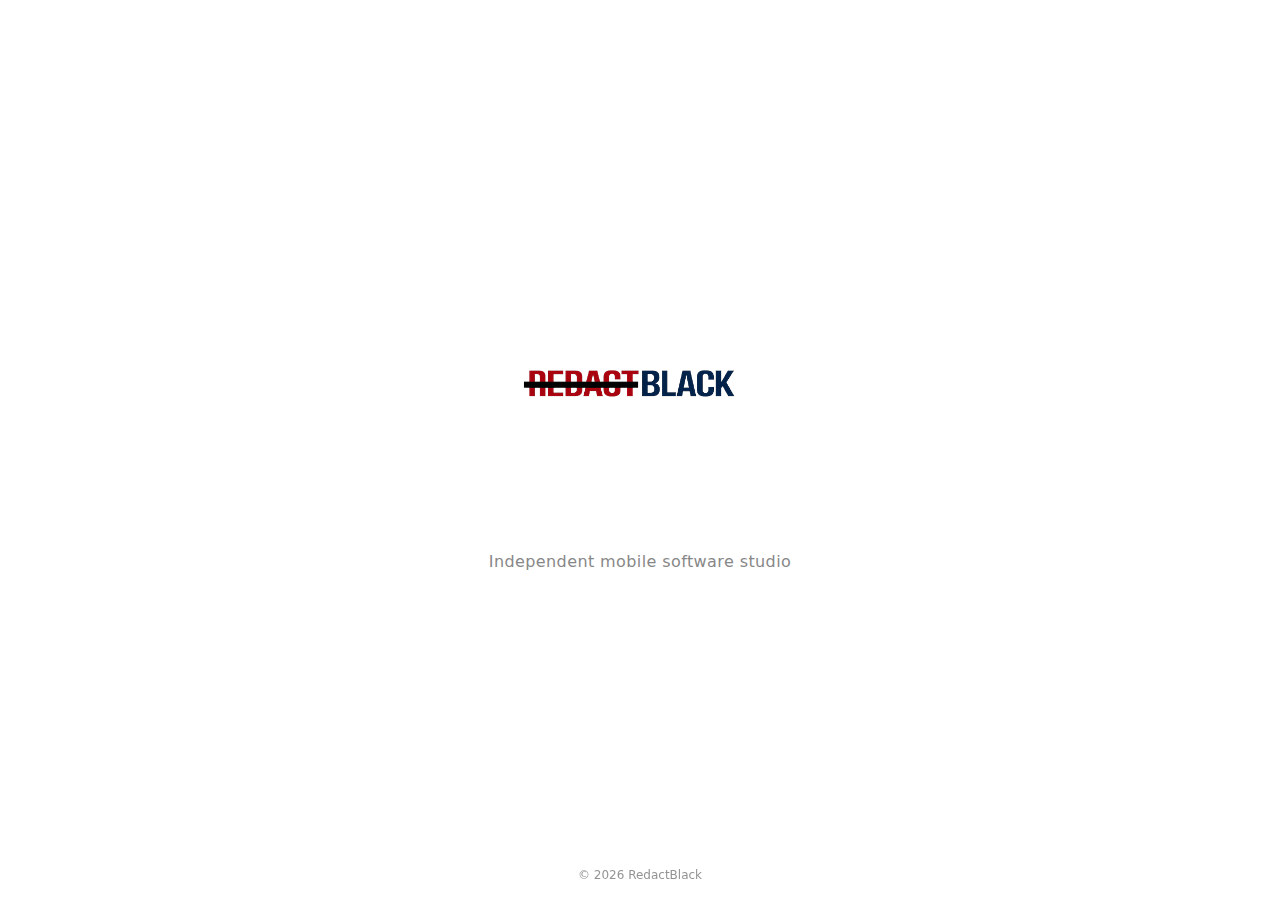
<file: index.html>
<!doctype html>
<html lang="en">
<head>
  <meta charset="utf-8" />
  <meta name="viewport" content="width=device-width,initial-scale=1" />
  <title>RedactBlack</title>
  <meta name="description" content="RedactBlack — focused software." />
  <link rel="stylesheet" href="styles.css" />
</head>
<body class="intro">
  	

  <header class="nav">
    <a class="brand" href="index.html" aria-label="RedactBlack Home">RedactBlack</a>
    <nav class="links">
      <a href="apps.html">Apps</a>
      <a href="contact.html">Contact</a>
      <a href="privacy.html">Privacy</a>
    </nav>
  </header>

  <main class="center hero" style="padding-top:80px;">
    <div class="logoWrap">
  <img class="logo" src="assets/logo-redactblack.png" alt="RedactBlack logo" />
</div>

    <p class="tagline">Independent mobile software studio</p>

    
    
  </main>
  
  <script>
window.addEventListener("scroll",()=>{
  const scrollY = window.scrollY || window.pageYOffset;
  const offset = 50 + scrollY * 0.02;
  document.documentElement.style.setProperty("--my", offset + "%");
});
  </script>

  

<footer class="siteFooter">
  © <span id="year"></span> RedactBlack
</footer>

<script>
  document.getElementById("year").textContent = new Date().getFullYear();
</script>
</body>
</html>
</file>
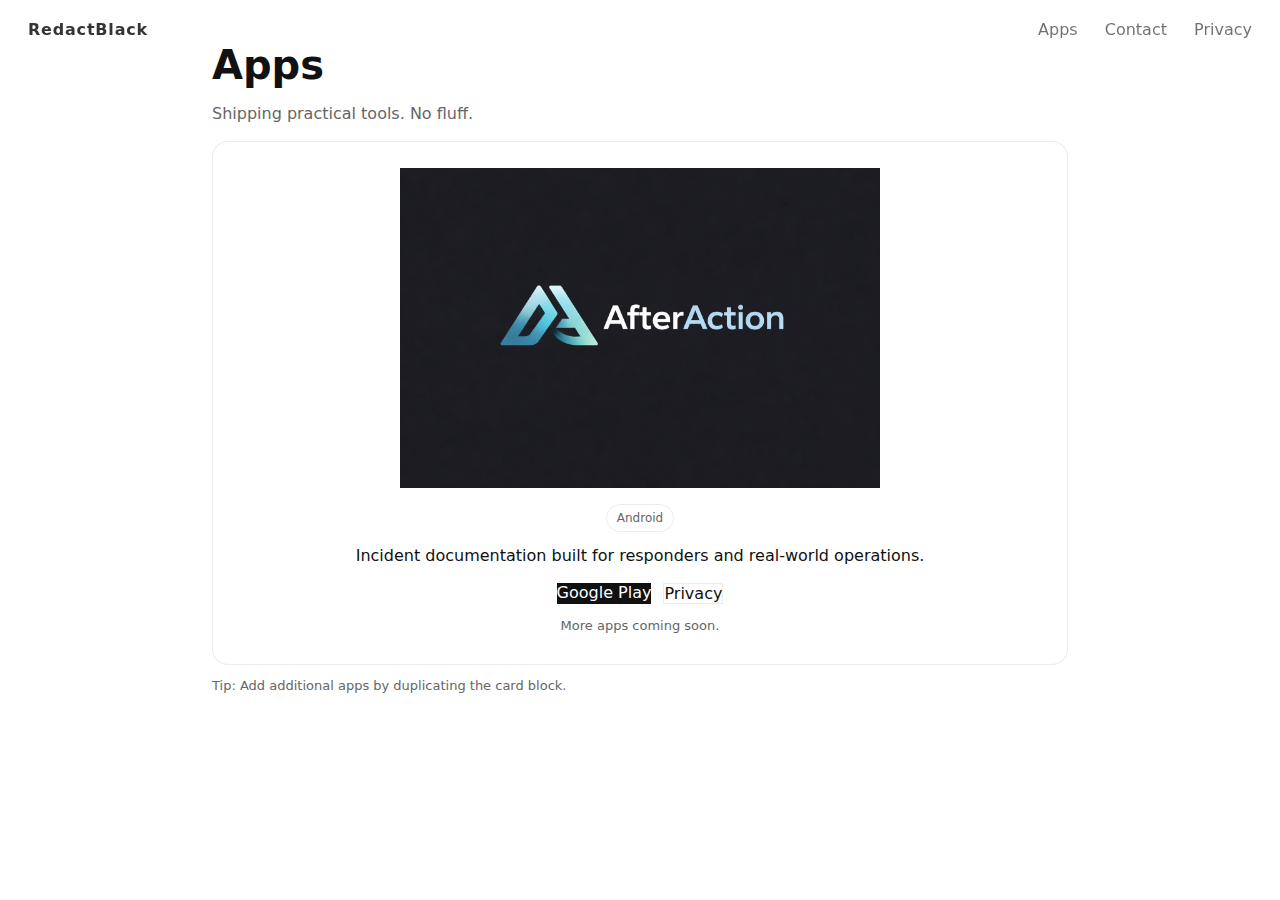
<file: apps.html>
<!doctype html>
<html lang="en">
<head>
  <meta charset="utf-8" />
  <meta name="viewport" content="width=device-width,initial-scale=1" />
  <title>Apps — RedactBlack</title>
  <meta name="description" content="Apps by RedactBlack." />
  <link rel="stylesheet" href="styles.css" />
</head>
<body>
  <header class="nav">
    <a class="brand" href="index.html">RedactBlack</a>
    <nav class="links">
      <a class="active" href="apps.html">Apps</a>
      <a href="contact.html">Contact</a>
      <a href="privacy.html">Privacy</a>
    </nav>
  </header>

  <main class="container">
    <h1>Apps</h1>
    <p class="subtle">Shipping practical tools. No fluff.</p>

    <section class="card">

  <div class="cardHeader">

    <div class="appTitle">
  <img src="assets/afteraction-logo.png" class="appLogo large" alt="AfterAction logo">
</div>

    <span class="pill">Android</span>

  </div>

      <p>
        Incident documentation built for responders and real-world operations.
      </p>

      <div class="ctaRow">
        <!-- Replace with your Google Play public link when ready -->
        <a class="button" href="#" target="_blank" rel="noopener">Google Play</a>

        <!-- Replace with your real privacy policy URL (Google Sites) -->
        <a class="button ghost" href="privacy.html">Privacy</a>
      </div>

      <p class="micro subtle">
        More apps coming soon.
      </p>
    </section>

    <p class="micro subtle">
      Tip: Add additional apps by duplicating the card block.
    </p>
  </main>
</body>
</html>
</file>
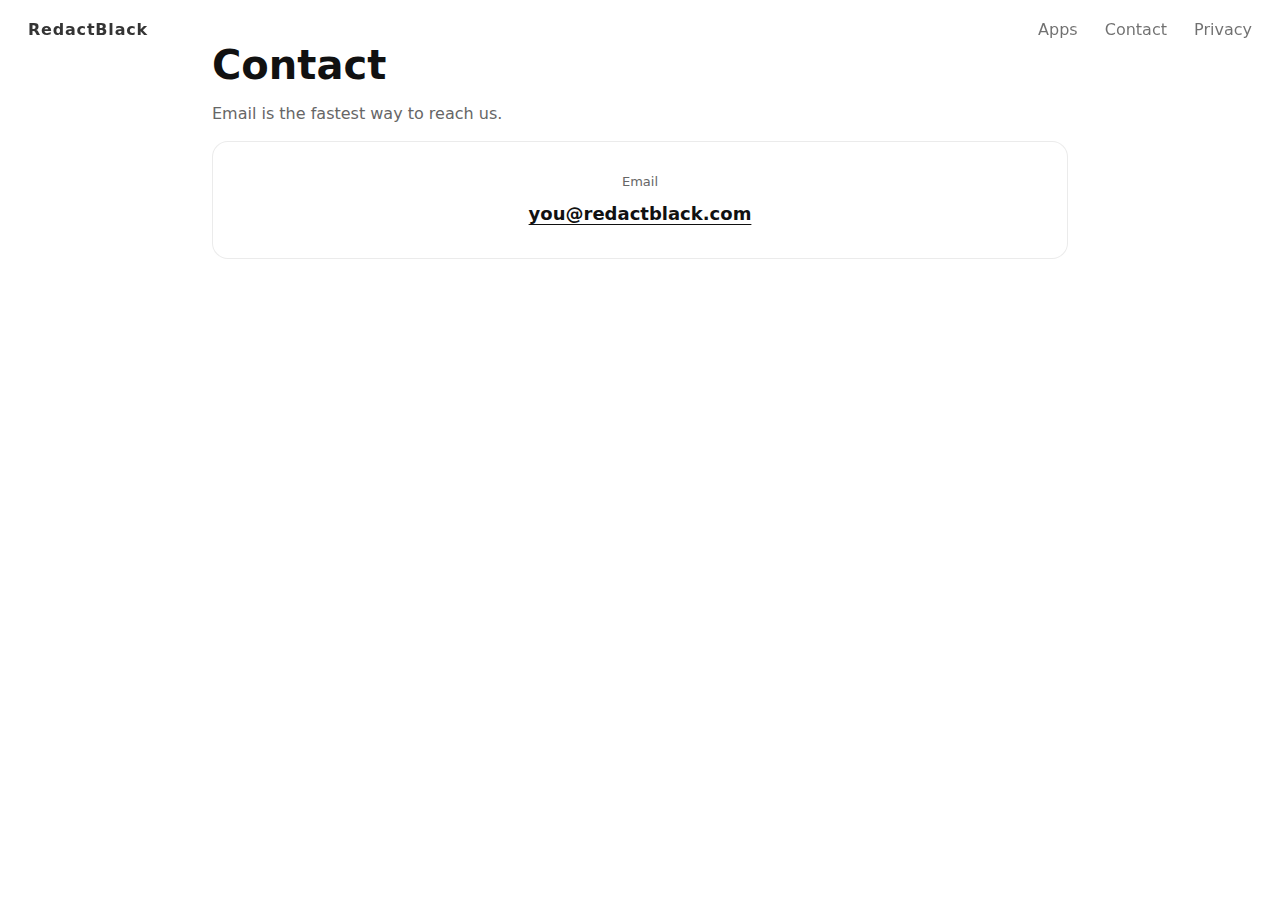
<file: contact.html>
<!doctype html>
<html lang="en">
<head>
  <meta charset="utf-8" />
  <meta name="viewport" content="width=device-width,initial-scale=1" />
  <title>Contact — RedactBlack</title>
  <meta name="description" content="Contact RedactBlack." />
  <link rel="stylesheet" href="styles.css" />
</head>
<body>
  <header class="nav">
    <a class="brand" href="index.html">RedactBlack</a>
    <nav class="links">
      <a href="apps.html">Apps</a>
      <a class="active" href="contact.html">Contact</a>
      <a href="privacy.html">Privacy</a>
    </nav>
  </header>

  <main class="container">
    <h1>Contact</h1>
    <p class="subtle">Email is the fastest way to reach us.</p>

    <!-- Replace with your domain email address -->
    <div class="card">
      <p class="micro subtle">Email</p>
      <p class="email">
        <a href="mailto:you@redactblack.com">you@redactblack.com</a>
      </p>
    </div>
  </main>
</body>
</html>
</file>
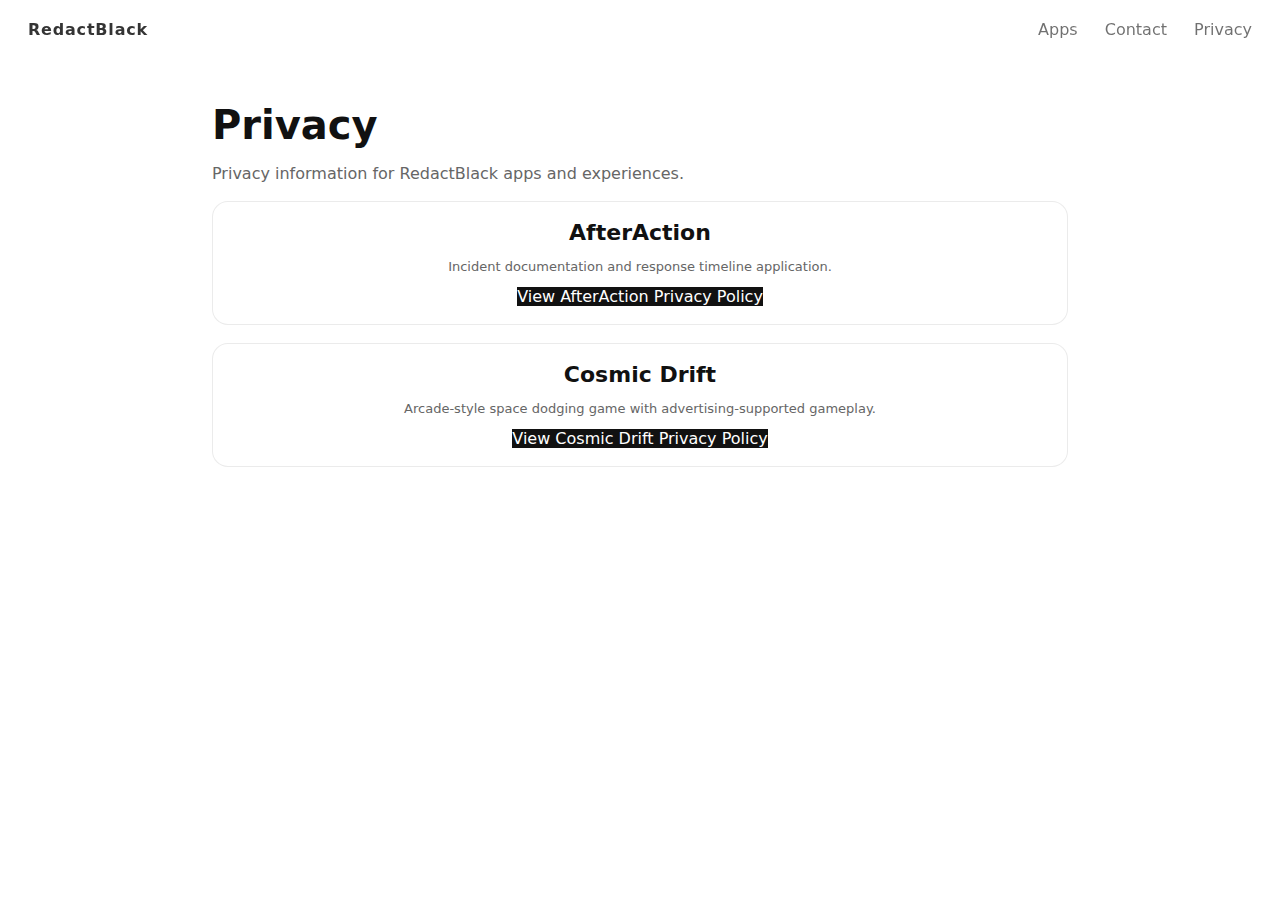
<file: privacy.html>
<!doctype html>
<html lang="en">
<head>
  <meta charset="utf-8" />
  <meta name="viewport" content="width=device-width,initial-scale=1" />
  <title>Privacy — RedactBlack</title>
  <meta name="description" content="Privacy policy links." />
  <link rel="stylesheet" href="styles.css" />
</head>
<body>
  <header class="nav">
    <a class="brand" href="index.html">RedactBlack</a>
    <nav class="links">
      <a href="apps.html">Apps</a>
      <a href="contact.html">Contact</a>
      <a class="active" href="privacy.html">Privacy</a>
    </nav>
  </header>

  <main class="container">
    <h1 style="margin-top:60px;">Privacy</h1>
    <p class="subtle">Privacy information for RedactBlack apps and experiences.</p>

    <section class="card privacyCard">
      <h2>AfterAction</h2>

      <p class="micro subtle">
        Incident documentation and response timeline application.
      </p>

      <a class="button"
         href="https://sites.google.com/view/afteraction-privacy-policy/home"
         target="_blank"
         rel="noopener"
         aria-label="Open AfterAction Privacy Policy">
        View AfterAction Privacy Policy
      </a>
    </section>

    <section class="card privacyCard">
      <h2>Cosmic Drift</h2>

      <p class="micro subtle">
        Arcade-style space dodging game with advertising-supported gameplay.
      </p>

      <a class="button"
         href="https://sites.google.com/view/cosmicdriftprivacypolicy/home"
         target="_blank"
         rel="noopener"
         aria-label="Open Cosmic Drift Privacy Policy">
        View Cosmic Drift Privacy Policy
      </a>
    </section>
  </main>
</body>
</html>
</file>
<file: styles.css>
:root{
  --bg:#ffffff;
  --panel:#ffffff;
  --text:#111111;
  --muted:#666666;
  --border:rgba(0,0,0,0.08);
  --btn:#111111;
  --btnText:#ffffff;
  --lx: 0px;
  --ly: 0px;
}

*{box-sizing:border-box}
html,body{height:100%}
body{
  margin:0;
  font-family: ui-sans-serif, system-ui, -apple-system, Segoe UI, Roboto, Helvetica, Arial, "Apple Color Emoji", "Segoe UI Emoji";
  background: var(--bg);
  color:var(--text);
}

a{color:inherit; text-decoration:none}
a:hover{opacity:0.9}

.nav{
  position:fixed;
  top:0;
  left:0;
  right:0;
  display:flex;
  justify-content:space-between;
  align-items:center;
  padding:20px 28px;
  background:transparent;
  border-bottom:none;
  z-index:5;
}

.brand{
  font-weight:600;
  letter-spacing:0.8px;
  opacity:0.85;
}

.links a{
  margin-left:22px;
  color:var(--text);
  opacity:0.6;
  transition:opacity .25s ease, transform .25s ease;
}

.links a:hover{
  opacity:1;
  transform:translateY(-1px);
}
.links a.active{color:var(--text)}

.container{
  max-width:900px;
  margin:0 auto;
  padding:42px 22px 80px;
}

/* Apps page cinematic width */
.appsPage .container{
  max-width:1200px;
  padding-left:0;
  padding-right:0;
}

.center{
  min-height: calc(100vh - 64px);
  display:flex;
  flex-direction:column;
  align-items:center;
  justify-content:center;
  text-align:center;
  padding: 36px 22px 60px;
}


h1{margin:0 0 10px; font-size:40px}
h2{margin:0; font-size:22px}

.tagline{
  margin:26px 0 14px;     /* optical center tuning */
  color:var(--muted);
  font-size:16px;
  letter-spacing:0.4px;
  opacity:.78;
  max-width:520px;
  line-height:1.55;       /* subtle cinematic breathing room */
}

.subtle{color:var(--muted)}
.micro{font-size:13px}

.card{
  margin-top:18px;
  padding:18px 0;
  border:1px solid var(--border);
  border-radius:16px;
  background:#ffffff;
  overflow:hidden;

  transition: transform .35s ease, box-shadow .35s ease;
}

/* Privacy page cinematic alignment */
.privacyCard{
  text-align:center;
}

.privacyCard h2{
  margin-bottom:12px;
}

/* =========================================
   FEATURED APP HERO (Studio Flagship Style)
========================================= */

.featuredApp{
  padding:40px 0 48px;
  background:#ffffff;
  border:1px solid var(--border);
}

.featuredApp .appLogo.large{
  height:420px;
}

.featuredApp .cardHeader{
  gap:18px;
}

.featuredApp .card p{
  margin-top:18px;
}

.card p{
  text-align:center;
  max-width:700px;      /* keeps lines cinematic */
  margin-left:auto;
  margin-right:auto;
  margin-top:14px;
}

.card:hover{
  transform: translateY(-4px);
  box-shadow: 0 10px 24px rgba(0,0,0,0.08);
}

.card:hover .appLogo{
  transform: scale(1.04);
  filter:
    drop-shadow(0 0 12px rgba(120,160,255,0.35));
  transition: transform .35s ease, filter .35s ease;
}

.cardHeader{
  display:flex;
  flex-direction:column;     /* ← STACK instead of left/right split */
  align-items:center;        /* ← CENTER EVERYTHING */
  justify-content:center;
  gap:10px;
}

.appTitle{
  display:flex;
  justify-content:center;
  align-items:center;
  width:100%;
}

.appLogo{
  height:48px;
  width:auto;
  opacity:1;
  filter:none;
  mix-blend-mode:normal;
  transition: transform .35s ease;
}

.appLogo.large{
  height:320px;
  margin-top:8px;
}

.pill{
  font-size:12px;
  color:var(--muted);
  border:1px solid var(--border);
  padding:6px 10px;
  border-radius:999px;
  margin-top:6px;
}

.ctaRow{
  display:flex;
  gap:12px;
  justify-content:center;
  margin-top:18px;
  flex-wrap:wrap;
}

.button{
  background:#111;
  color:#fff;
}

.button.ghost{
  background:transparent;
  color:var(--text);
  border:1px solid var(--border);
}

.email a{
  font-size:18px;
  font-weight:700;
  text-decoration: underline;
  text-underline-offset: 4px;
}

.hero{
  position:relative;
  z-index:1;
  min-height:calc(100vh - 80px); 
  display:flex;
  flex-direction:column;
  justify-content:center;
  align-items:center;
}

body::before{
  display:none;
}

/* Logo scaling — THIS makes it feel edge-to-edge */
.logo{
  width:min(85vw, 1600px);
  max-height:60vh;
  height:auto;
  display:block;

  /* --- Ultra smooth GPU layer --- */
  transform:translate3d(0,0,0) scale(1);
  backface-visibility:hidden;
  will-change:transform;

  /* --- Motion polish --- */
  transition:transform .28s cubic-bezier(.22,1,.36,1);
}

.logoWrap{
  position:relative;
  display:inline-block;
}

/* --- Cinematic idle shimmer --- */

/* --- Depth shadow (under logo) --- */
/*
.logoWrap::before{
  display:none;
  content:"";
  position:absolute;
  inset:0;
  pointer-events:none;
  z-index:-2;

  background:
    radial-gradient(
      60% 40% at calc(50% - var(--lx,0px)*1.4)
      calc(65% - var(--ly,0px)*1.2),
      rgba(0,0,0,0.25)
      transparent 70%
    );

  filter: blur(50px);
  opacity:.55;
}
  */

/* --- Cinematic lens bloom lighting --- */
/*
.logoWrap::after{
  display:none;
  content:"";
  position:absolute;
  inset:-35%;
  pointer-events:none;
  z-index:-1;

  background:
    radial-gradient(
      380px 220px at
      calc(50% + var(--lx,0px)*2)
      calc(42% + var(--ly,0px)*1.6),
      rgba(255,255,255,0.18),
      rgba(120,160,255,0.12) 35%,
      transparent 70%
    );

  filter: blur(50px);
  opacity:.55;
  mix-blend-mode: screen;
}
*/

@keyframes glowPulse{
  from{
    filter: brightness(1) blur(0px);
  }
  to{
    filter: brightness(1.15) blur(6px);
  }
}

@keyframes logoEnter{
  to{
    opacity:1;
    transform:      
      scale(1);
  }
}

@keyframes logoPulse{
  from{ filter:brightness(1) contrast(1.15); }
  to{ filter:brightness(1.08) contrast(1.18); }
}

.logo:hover{
  transform:translate3d(0,-1px,0) scale(1.015);
}

/* --- Cinematic nav entrance (index page only) --- */

.intro .nav{
  opacity:0;
  transform: translateY(-12px);
  animation: navEnter 0.9s ease-out 1.1s forwards;
}

@keyframes navEnter{
  to{
    opacity:1;
    transform: translateY(0);
  }
}

@keyframes logoShimmer{
  0%{
    transform: translateX(-120%) rotate(6deg);
  }
  100%{
    transform: translateX(120%) rotate(6deg);
  }
}

/* --- PARTICLE CANVAS LAYER FIX --- */
#particles{
  display:none;
}

/* --- Cinematic bottom copyright --- */

.siteFooter{
  position:fixed;
  bottom:18px;
  left:0;
  right:0;
  text-align:center;
  font-size:12px;
  color:var(--muted);
  opacity:0.7;
  pointer-events:none; /* keeps clicks clean */
}

/*

.hero::after{
  display:none;
  content:"";
  position:absolute;
  inset:0;
  pointer-events:none;
  z-index:-1;

  background:
    radial-gradient(
  360px 200px at calc(50% + var(--lx,0px)) calc(42% + var(--ly,0px)),
rgba(120,160,255,0.22),
rgba(120,160,255,0.12) 32%,
rgba(10,14,20,0.55)
transparent 80%
),
    radial-gradient(
      700px 380px at 50% 40%,
      rgba(120,160,255,0.10),
      transparent 70%
    );

  filter: blur(22px);
  opacity:.9;
}

*/

/*
.hero::before{
  display:none;
  content:"";
  position:absolute;
  left:50%;
  top:38%;
  transform:translate(-50%,-50%);
  width:min(90vw,1400px);
  height:360px;
  pointer-events:none;
  z-index:-1;

  background:
    radial-gradient(600px 260px at center,
      rgba(120,160,255,0.28),
      transparent 70%);

  filter:blur(60px);
  opacity:.75;
}
*/  

/* --- Desktop cinematic glow boost --- */
@media (min-width:1200px){
  body::before{
    filter: brightness(1.12) blur(1.5px);
  }
}

/* --- Mobile Hero Logo Boost --- */
@media (max-width:700px){
  .logo{
    max-height:84vh;
    width:92vw;
  }
}

/*
@media (min-width:1000px){

  .hero::before{
    filter: blur(35px);
    opacity:.55;
  }

  .hero::after{
    filter: blur(14px);
  }

}
*/
</file>
